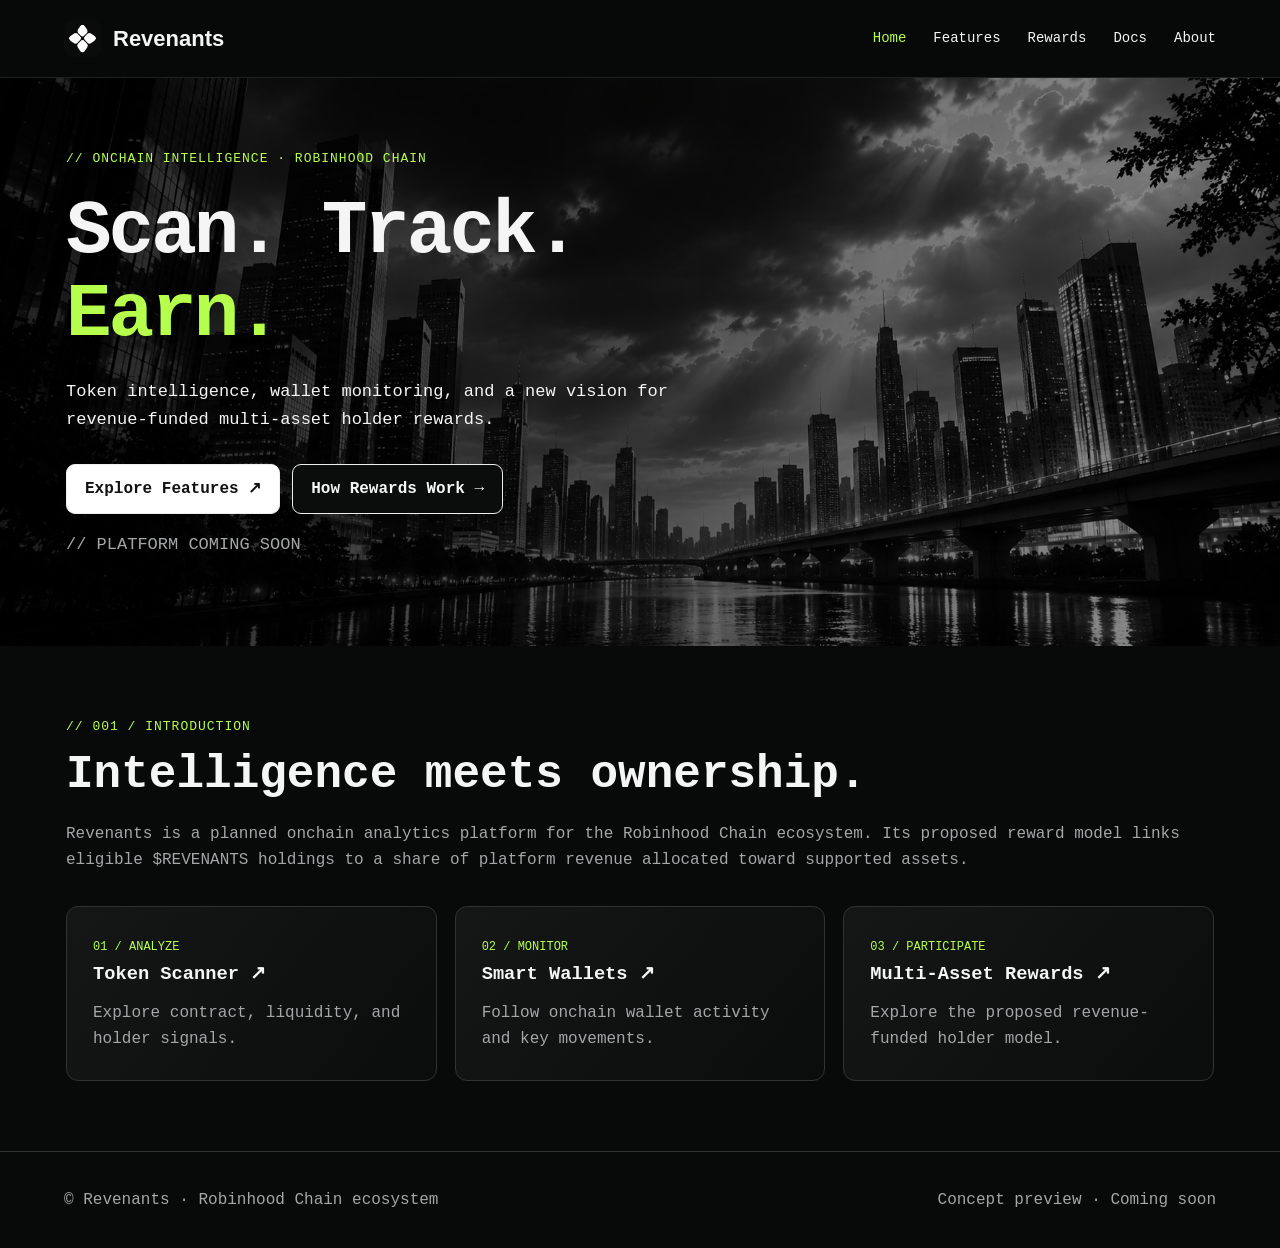
<file: index.html>
<!doctype html><html lang="en"><head><meta charset="utf-8"><meta name="viewport" content="width=device-width,initial-scale=1"><meta name="description" content="Revenants: onchain intelligence and proposed multi-asset holder rewards."><title>Home | Revenants</title><link rel="stylesheet" href="style.css"></head><body><header><a class="brand" href="index.html"><img src="assets/logo.png" alt="Revenants emblem">Revenants</a><nav><a href="index.html">Home</a><a href="features.html">Features</a><a href="rewards.html">Rewards</a><a href="docs.html">Docs</a><a href="about.html">About</a></nav></header><section class="hero"><div class="wrap"><div class="eyebrow">// ONCHAIN INTELLIGENCE · ROBINHOOD CHAIN</div><h1>Scan. Track.<br><span class="accent">Earn.</span></h1><p>Token intelligence, wallet monitoring, and a new vision for revenue-funded multi-asset holder rewards.</p><div class="actions"><a class="btn primary" href="features.html">Explore Features ↗</a><a class="btn" href="rewards.html">How Rewards Work →</a></div><p class="muted">// PLATFORM COMING SOON</p></div></section><main class="wrap"><div class="eyebrow">// 001 / INTRODUCTION</div><h2 class="section-title">Intelligence meets ownership.</h2><p class="muted">Revenants is a planned onchain analytics platform for the Robinhood Chain ecosystem. Its proposed reward model links eligible $REVENANTS holdings to a share of platform revenue allocated toward supported assets.</p><div class="grid"><a class="card" href="features.html"><span class="tag">01 / ANALYZE</span><h3>Token Scanner ↗</h3><p>Explore contract, liquidity, and holder signals.</p></a><a class="card" href="features.html"><span class="tag">02 / MONITOR</span><h3>Smart Wallets ↗</h3><p>Follow onchain wallet activity and key movements.</p></a><a class="card" href="rewards.html"><span class="tag">03 / PARTICIPATE</span><h3>Multi-Asset Rewards ↗</h3><p>Explore the proposed revenue-funded holder model.</p></a></div></main><footer><span>© Revenants · Robinhood Chain ecosystem</span><span>Concept preview · Coming soon</span></footer><script src="script.js"></script></body></html>
</file>
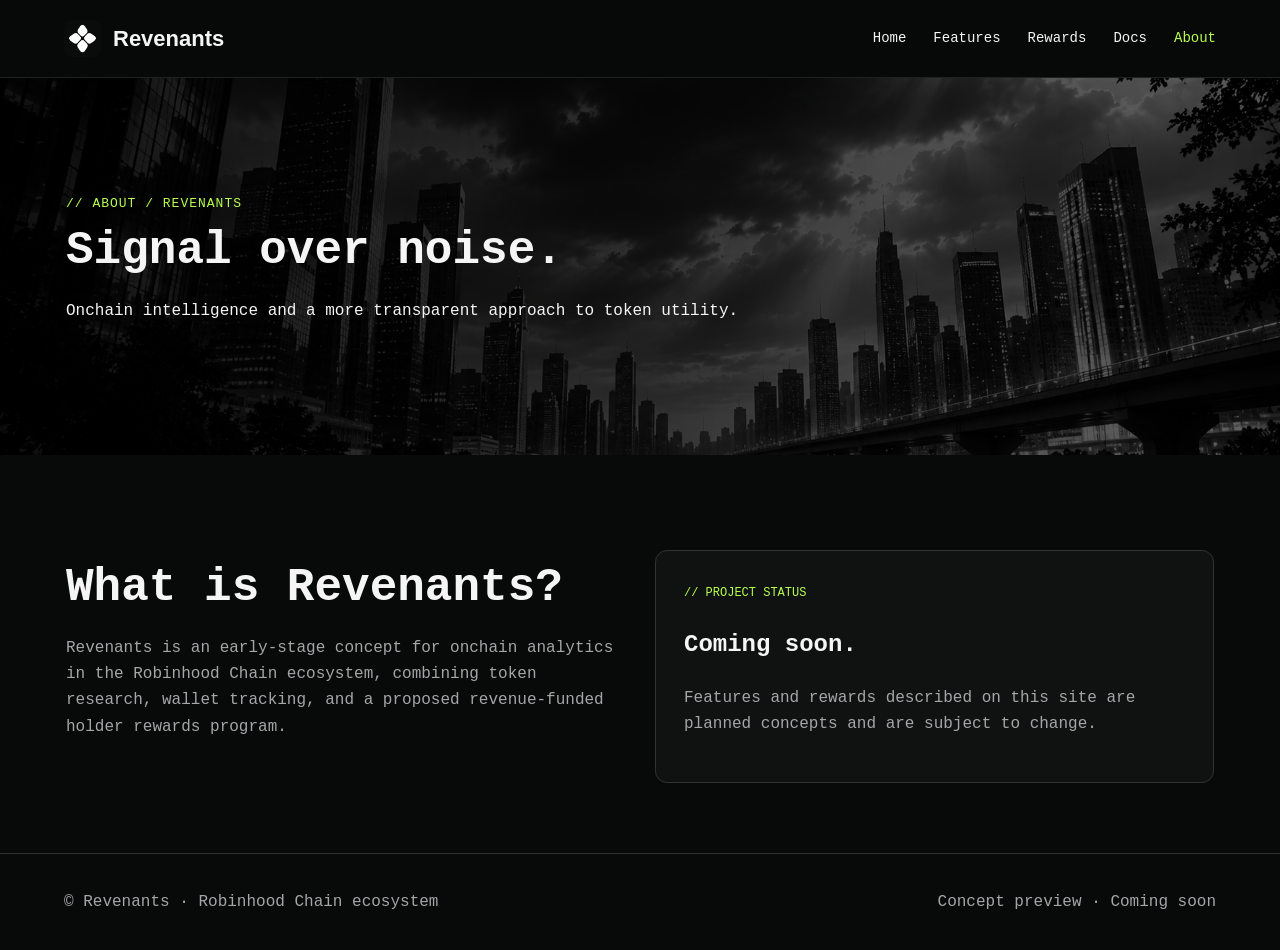
<file: about.html>
<!doctype html><html lang="en"><head><meta charset="utf-8"><meta name="viewport" content="width=device-width,initial-scale=1"><meta name="description" content="Revenants: onchain intelligence and proposed multi-asset holder rewards."><title>About | Revenants</title><link rel="stylesheet" href="style.css"></head><body><header><a class="brand" href="index.html"><img src="assets/logo.png" alt="Revenants emblem">Revenants</a><nav><a href="index.html">Home</a><a href="features.html">Features</a><a href="rewards.html">Rewards</a><a href="docs.html">Docs</a><a href="about.html">About</a></nav></header><section class="page-hero"><div class="wrap"><div class="eyebrow">// ABOUT / REVENANTS</div><h1 class="section-title">Signal over noise.</h1><p>Onchain intelligence and a more transparent approach to token utility.</p></div></section><main class="wrap"><div class="two"><div><h2 class="section-title">What is Revenants?</h2><p class="muted">Revenants is an early-stage concept for onchain analytics in the Robinhood Chain ecosystem, combining token research, wallet tracking, and a proposed revenue-funded holder rewards program.</p></div><div class="panel"><span class="tag">// PROJECT STATUS</span><h2>Coming soon.</h2><p class="muted">Features and rewards described on this site are planned concepts and are subject to change.</p></div></div></main><footer><span>© Revenants · Robinhood Chain ecosystem</span><span>Concept preview · Coming soon</span></footer><script src="script.js"></script></body></html>
</file>
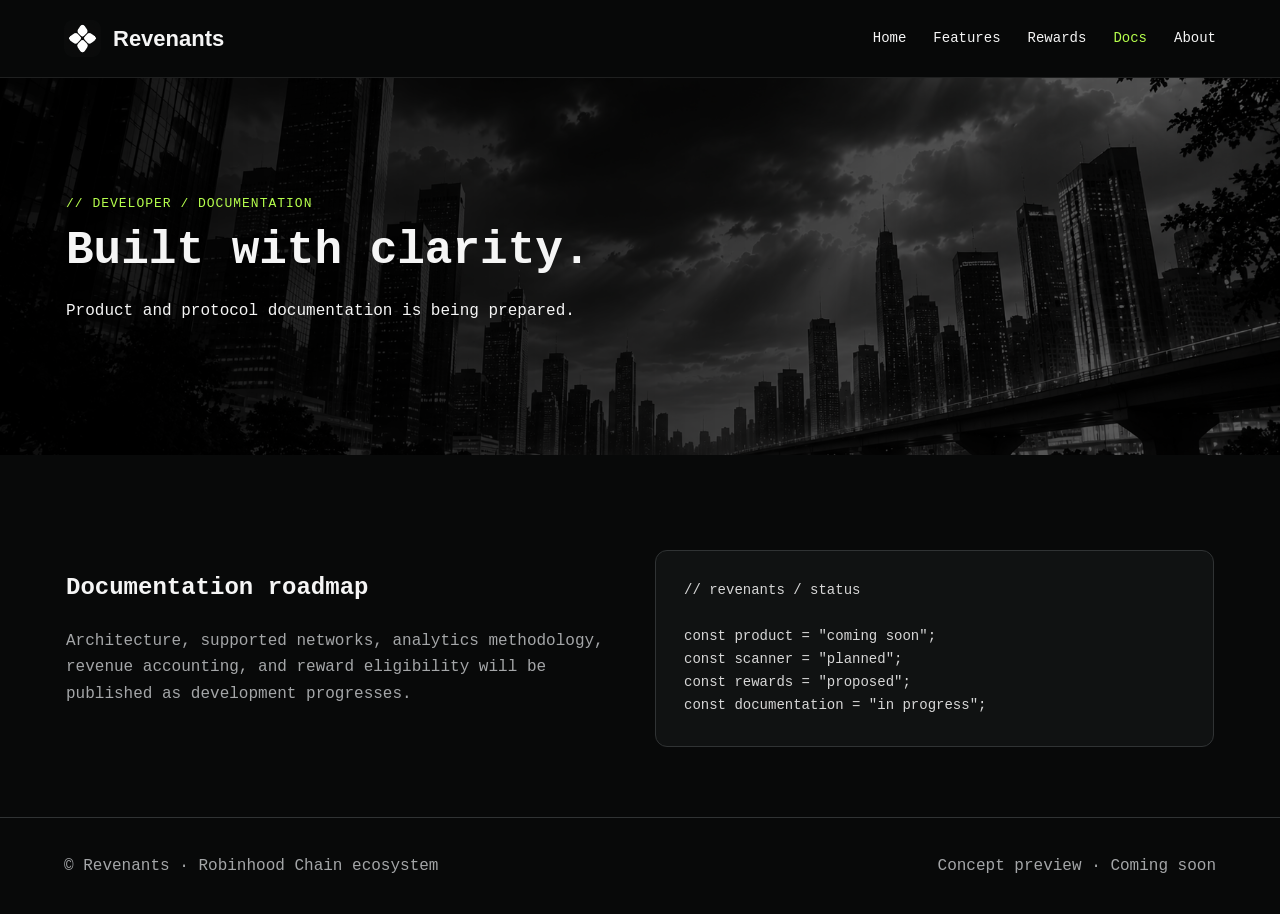
<file: docs.html>
<!doctype html><html lang="en"><head><meta charset="utf-8"><meta name="viewport" content="width=device-width,initial-scale=1"><meta name="description" content="Revenants: onchain intelligence and proposed multi-asset holder rewards."><title>Docs | Revenants</title><link rel="stylesheet" href="style.css"></head><body><header><a class="brand" href="index.html"><img src="assets/logo.png" alt="Revenants emblem">Revenants</a><nav><a href="index.html">Home</a><a href="features.html">Features</a><a href="rewards.html">Rewards</a><a href="docs.html">Docs</a><a href="about.html">About</a></nav></header><section class="page-hero"><div class="wrap"><div class="eyebrow">// DEVELOPER / DOCUMENTATION</div><h1 class="section-title">Built with clarity.</h1><p>Product and protocol documentation is being prepared.</p></div></section><main class="wrap"><div class="two"><div><h2>Documentation roadmap</h2><p class="muted">Architecture, supported networks, analytics methodology, revenue accounting, and reward eligibility will be published as development progresses.</p></div><div class="panel code">// revenants / status<br><br>const product = "coming soon";<br>const scanner = "planned";<br>const rewards = "proposed";<br>const documentation = "in progress";</div></div></main><footer><span>© Revenants · Robinhood Chain ecosystem</span><span>Concept preview · Coming soon</span></footer><script src="script.js"></script></body></html>
</file>
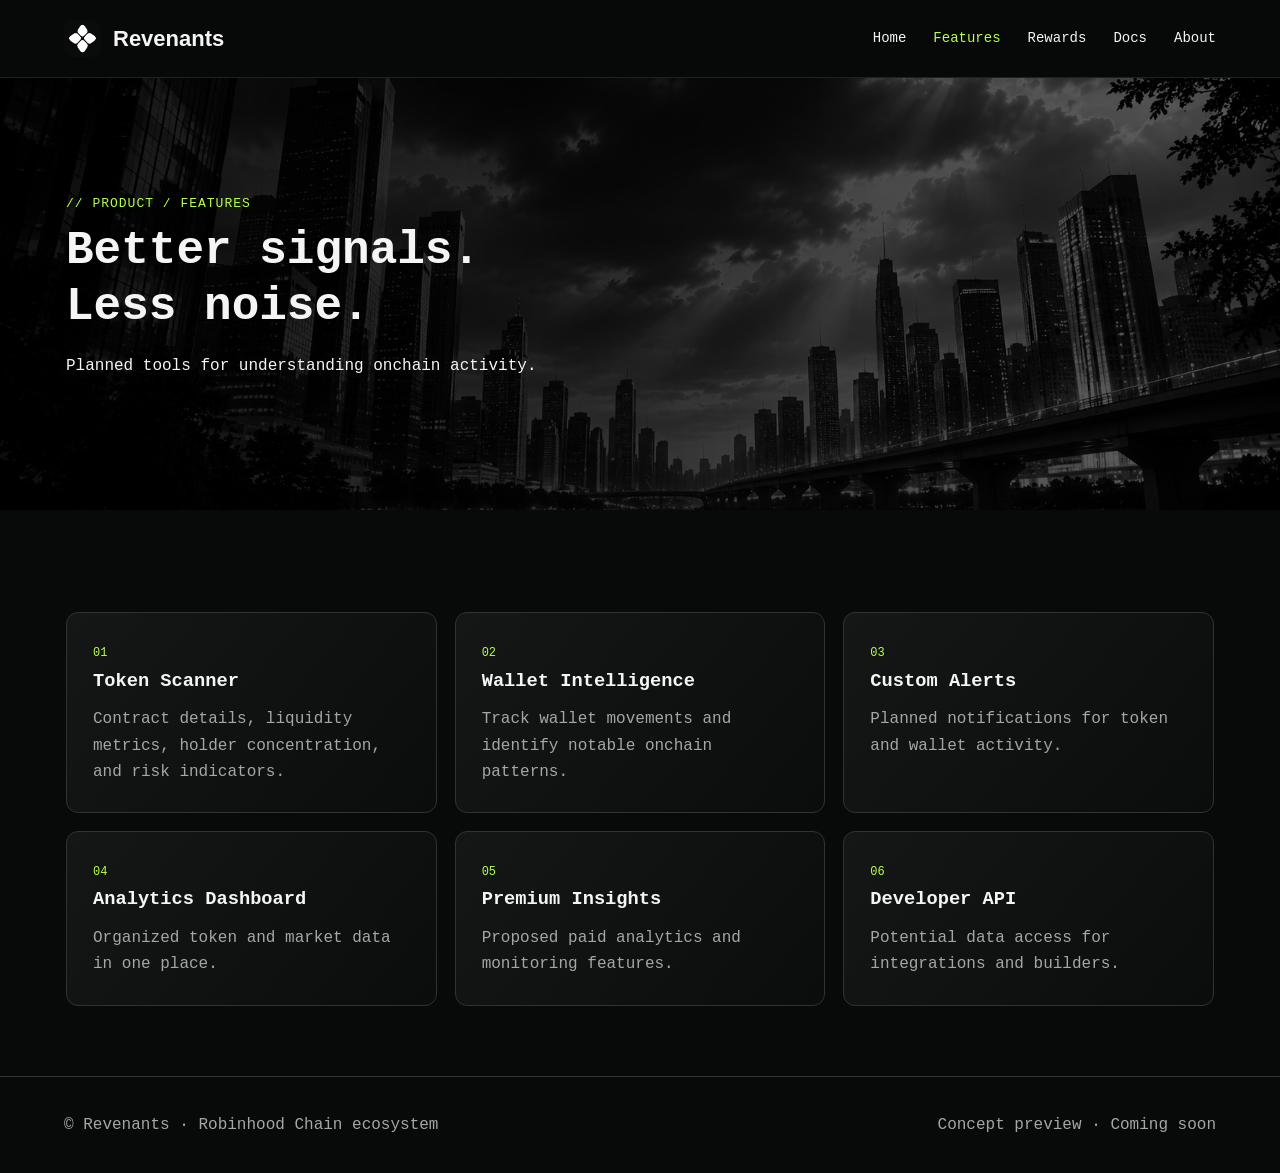
<file: features.html>
<!doctype html><html lang="en"><head><meta charset="utf-8"><meta name="viewport" content="width=device-width,initial-scale=1"><meta name="description" content="Revenants: onchain intelligence and proposed multi-asset holder rewards."><title>Features | Revenants</title><link rel="stylesheet" href="style.css"></head><body><header><a class="brand" href="index.html"><img src="assets/logo.png" alt="Revenants emblem">Revenants</a><nav><a href="index.html">Home</a><a href="features.html">Features</a><a href="rewards.html">Rewards</a><a href="docs.html">Docs</a><a href="about.html">About</a></nav></header><section class="page-hero"><div class="wrap"><div class="eyebrow">// PRODUCT / FEATURES</div><h1 class="section-title">Better signals.<br>Less noise.</h1><p>Planned tools for understanding onchain activity.</p></div></section><main class="wrap"><div class="grid"><div class="card"><span class="tag">01</span><h3>Token Scanner</h3><p>Contract details, liquidity metrics, holder concentration, and risk indicators.</p></div><div class="card"><span class="tag">02</span><h3>Wallet Intelligence</h3><p>Track wallet movements and identify notable onchain patterns.</p></div><div class="card"><span class="tag">03</span><h3>Custom Alerts</h3><p>Planned notifications for token and wallet activity.</p></div><div class="card"><span class="tag">04</span><h3>Analytics Dashboard</h3><p>Organized token and market data in one place.</p></div><div class="card"><span class="tag">05</span><h3>Premium Insights</h3><p>Proposed paid analytics and monitoring features.</p></div><div class="card"><span class="tag">06</span><h3>Developer API</h3><p>Potential data access for integrations and builders.</p></div></div></main><footer><span>© Revenants · Robinhood Chain ecosystem</span><span>Concept preview · Coming soon</span></footer><script src="script.js"></script></body></html>
</file>
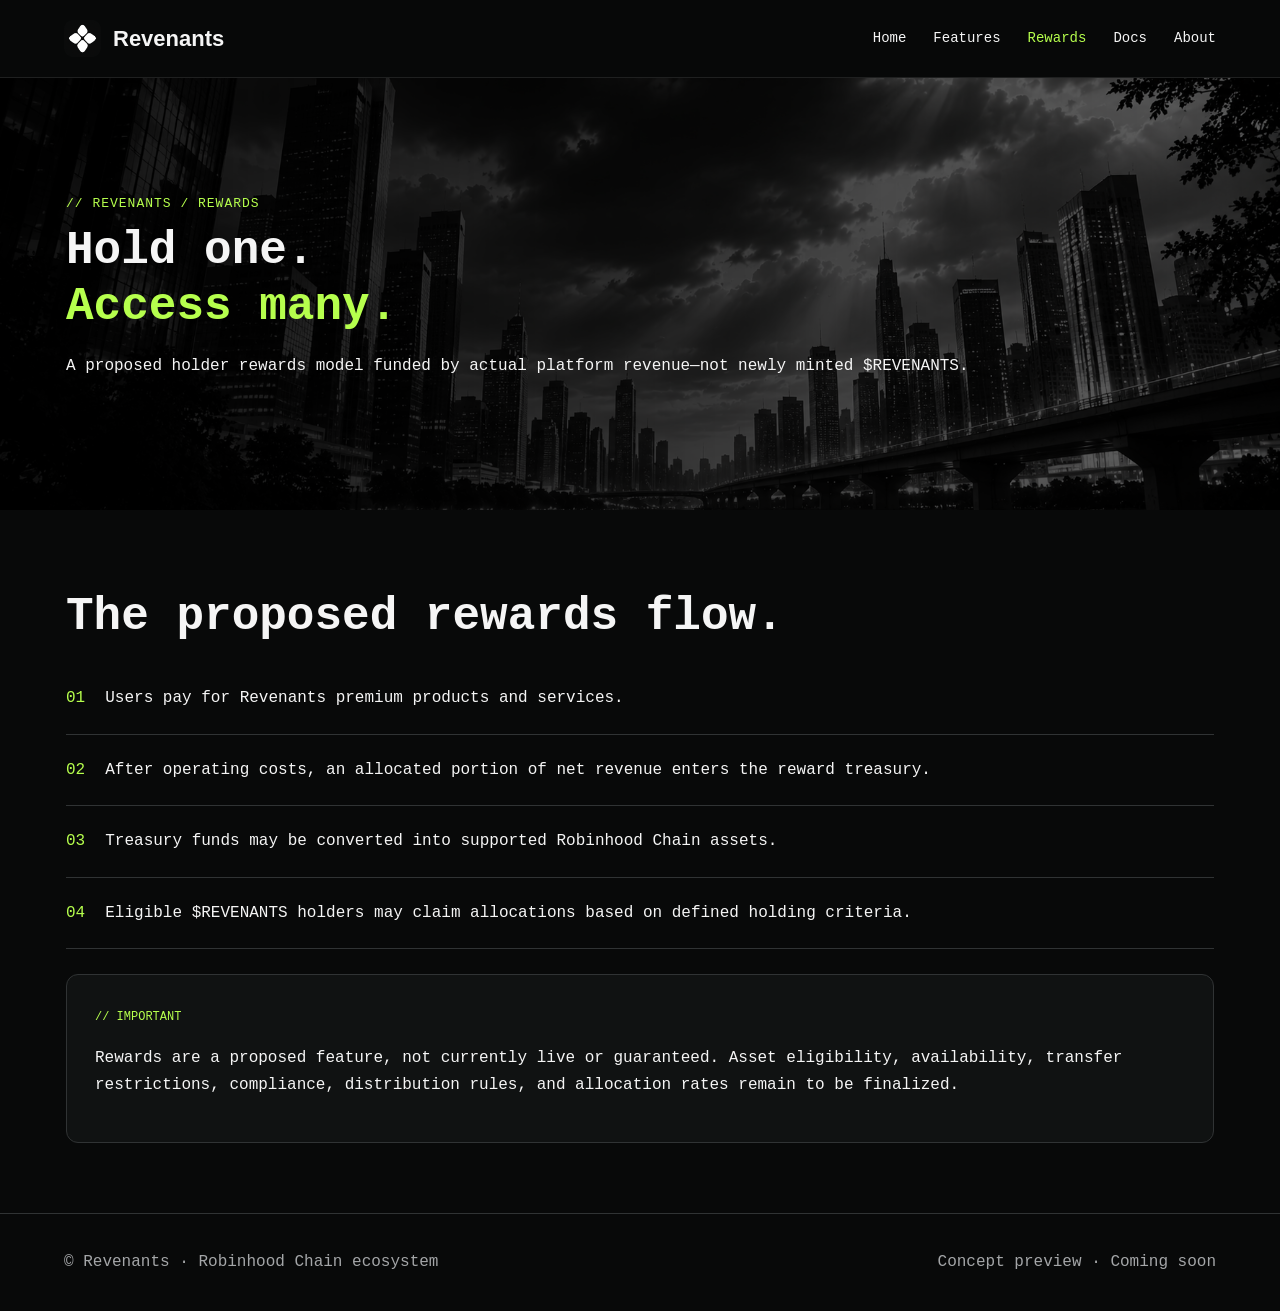
<file: rewards.html>
<!doctype html><html lang="en"><head><meta charset="utf-8"><meta name="viewport" content="width=device-width,initial-scale=1"><meta name="description" content="Revenants: onchain intelligence and proposed multi-asset holder rewards."><title>Rewards | Revenants</title><link rel="stylesheet" href="style.css"></head><body><header><a class="brand" href="index.html"><img src="assets/logo.png" alt="Revenants emblem">Revenants</a><nav><a href="index.html">Home</a><a href="features.html">Features</a><a href="rewards.html">Rewards</a><a href="docs.html">Docs</a><a href="about.html">About</a></nav></header><section class="page-hero"><div class="wrap"><div class="eyebrow">// REVENANTS / REWARDS</div><h1 class="section-title">Hold one.<br><span class="accent">Access many.</span></h1><p>A proposed holder rewards model funded by actual platform revenue—not newly minted $REVENANTS.</p></div></section><main class="wrap"><h2 class="section-title">The proposed rewards flow.</h2><div class="steps"><div class="step">Users pay for Revenants premium products and services.</div><div class="step">After operating costs, an allocated portion of net revenue enters the reward treasury.</div><div class="step">Treasury funds may be converted into supported Robinhood Chain assets.</div><div class="step">Eligible $REVENANTS holders may claim allocations based on defined holding criteria.</div></div><div class="panel"><span class="tag">// IMPORTANT</span><p>Rewards are a proposed feature, not currently live or guaranteed. Asset eligibility, availability, transfer restrictions, compliance, distribution rules, and allocation rates remain to be finalized.</p></div></main><footer><span>© Revenants · Robinhood Chain ecosystem</span><span>Concept preview · Coming soon</span></footer><script src="script.js"></script></body></html>
</file>
<file: style.css>
:root{--bg:#080909;--fg:#f5f5f5;--muted:#a4a6a8;--line:#303334;--green:#b6ff4d}*{box-sizing:border-box}body{margin:0;background:var(--bg);color:var(--fg);font:16px/1.65 'Courier New',monospace}a{color:inherit;text-decoration:none}header{height:78px;display:flex;align-items:center;justify-content:space-between;padding:0 max(5vw,20px);background:#080909e8;border-bottom:1px solid #ffffff19;position:sticky;top:0;z-index:10}.brand{display:flex;align-items:center;gap:12px;font:700 22px Arial,sans-serif}.brand img{width:37px;height:37px;object-fit:cover;border-radius:9px;filter:invert(1)}nav{display:flex;gap:27px;align-items:center}nav a{font-size:14px}nav a:hover,.active,.accent{color:var(--green)}.navbutton,.btn{border:1px solid #eee;border-radius:9px;padding:11px 18px;font-weight:bold;display:inline-block;background:#0b0c0c}.btn.primary{background:white;color:#111}.btn:hover,.navbutton:hover{border-color:var(--green)}.hero{min-height:540px;background:linear-gradient(90deg,#000d,#0006),url('assets/city.png') center/cover;display:flex;align-items:center}.wrap{max-width:1200px;margin:auto;padding:70px 26px;width:100%}.eyebrow{color:var(--green);font-size:13px;letter-spacing:1px}.hero h1{font-size:clamp(42px,6vw,76px);line-height:1.08;letter-spacing:-3px;margin:22px 0}.hero p{max-width:620px;font-size:17px}.actions{display:flex;gap:12px;flex-wrap:wrap;margin-top:30px}.section-title{font-size:clamp(30px,4vw,46px);line-height:1.2;margin:10px 0 18px}.muted{color:var(--muted)}.grid{display:grid;grid-template-columns:repeat(3,1fr);gap:18px;margin-top:32px}.card{border:1px solid var(--line);background:linear-gradient(130deg,#151717,#0b0c0c);padding:26px;border-radius:12px;min-height:175px}.card h3{margin:0 0 10px}.card p{color:var(--muted);margin:0}.tag{color:var(--green);font-size:12px}.panel{border:1px solid var(--line);background:#101212;border-radius:12px;padding:28px;margin-top:25px}.code{white-space:pre-wrap;color:#d7d7d7;font-size:14px}.two{display:grid;grid-template-columns:1fr 1fr;gap:30px;align-items:center}.page-hero{background:linear-gradient(90deg,#000e,#0009),url('assets/city.png') center/cover;padding:50px 0}.page-hero .wrap{padding-top:65px;padding-bottom:65px}.steps{counter-reset:step}.step{padding:22px 0;border-bottom:1px solid var(--line)}.step:before{counter-increment:step;content:'0' counter(step);color:var(--green);margin-right:20px}footer{border-top:1px solid var(--line);padding:35px 5vw;color:var(--muted);display:flex;justify-content:space-between;gap:20px}code{color:var(--green)}@media(max-width:780px){header{height:auto;min-height:74px;flex-wrap:wrap;gap:12px;padding:15px 20px}nav{overflow:auto;width:100%;gap:16px}nav a{white-space:nowrap}.grid,.two{grid-template-columns:1fr}.hero{min-height:500px}.wrap{padding:48px 20px}footer{flex-direction:column}}
</file>
